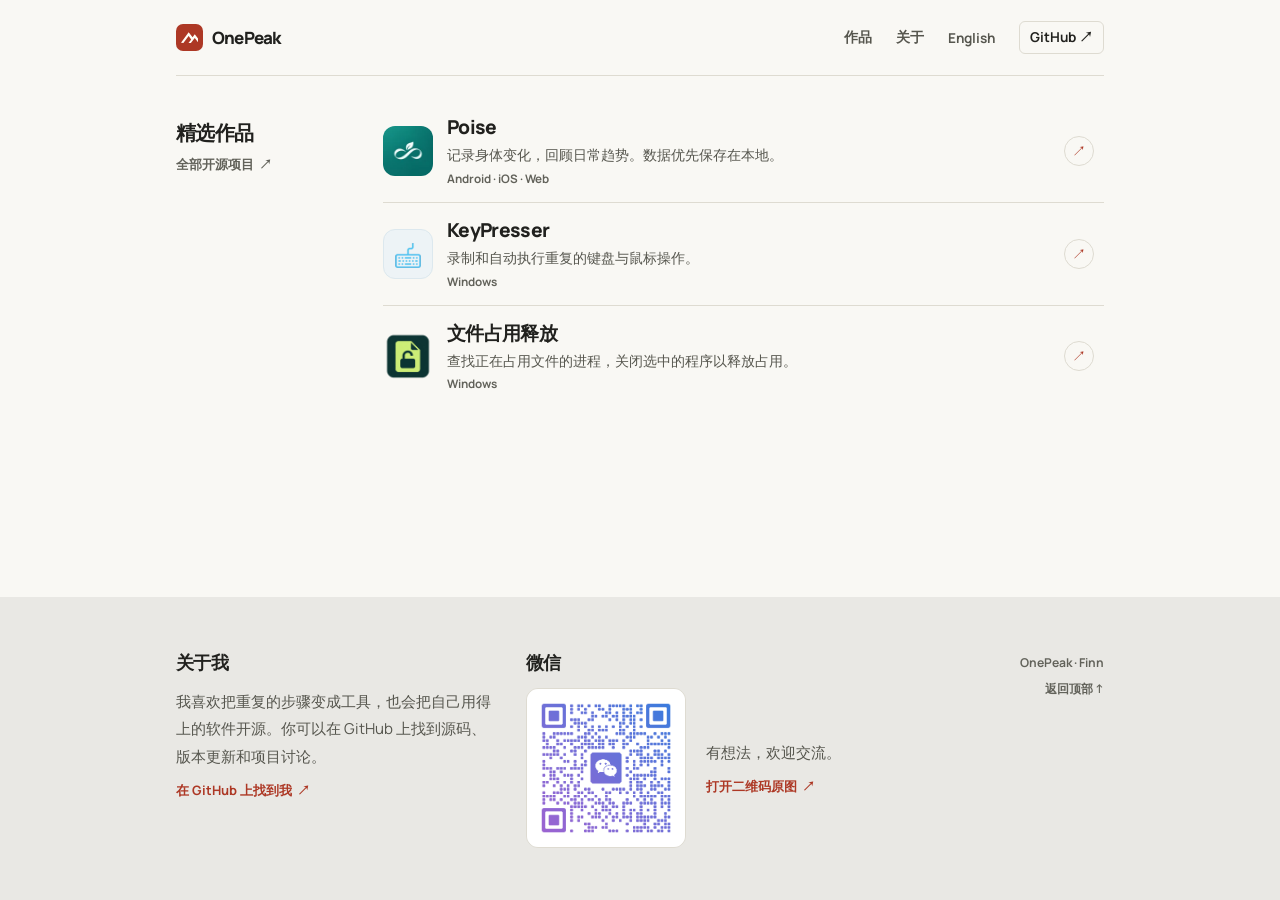
<file: index.html>
<!doctype html>
<html lang="zh-CN">
<head>
  <meta charset="utf-8">
  <meta name="viewport" content="width=device-width, initial-scale=1">
  <meta name="theme-color" content="#f9f8f4">
  <meta name="description" content="Finn 的个人主页，展示 Poise 身体日记、KeyPresser 按键自动化工具和更多开源项目。">
  <meta property="og:title" content="OnePeak｜Finn 的个人主页">
  <meta property="og:description" content="桌面工具、跨平台应用和开源项目。">
  <meta property="og:image" content="https://onepeak.cn/assets/finn-avatar.webp">
  <meta property="og:url" content="https://onepeak.cn/">
  <meta property="og:locale" content="zh_CN">
  <meta property="og:locale:alternate" content="en_US">
  <link rel="canonical" href="https://onepeak.cn/">
  <link rel="alternate" hreflang="zh-CN" href="https://onepeak.cn/">
  <link rel="alternate" hreflang="en" href="https://onepeak.cn/en/">
  <link rel="alternate" hreflang="x-default" href="https://onepeak.cn/">
  <link rel="icon" href="assets/favicon.png" type="image/png">
  <link rel="stylesheet" href="site.css?v=14">
  <script src="language.js?v=2" defer></script>
  <title>OnePeak｜Finn 的个人主页</title>
</head>
<body>
  <a class="skip" href="#main">跳至正文</a>
  <header class="topbar" id="top">
    <div class="wrap topbar-inner">
      <a class="wordmark" href="#top"><span class="summit" aria-hidden="true"></span>OnePeak</a>
      <nav aria-label="主导航">
        <a href="#projects">作品</a>
        <a href="#about">关于</a>
        <a class="language-link" href="./en/?lang=en" hreflang="en" lang="en">English</a>
        <a class="github-nav" href="https://github.com/FinnWang-CN">GitHub <span aria-hidden="true">↗</span></a>
      </nav>
    </div>
  </header>

  <main class="wrap" id="main">
    <section class="section projects" id="projects" aria-labelledby="projects-title">
      <div class="section-label">
        <h1 id="projects-title">精选作品</h1>
        <a class="quiet-link" href="https://github.com/FinnWang-CN?tab=repositories">全部开源项目 <span aria-hidden="true">↗</span></a>
      </div>
      <div class="project-list">
        <article class="project">
          <a class="project-link" href="https://poise.onepeak.cn/" aria-labelledby="poise-title">
            <span class="project-icon poise"><img src="assets/poise-icon.webp" width="112" height="112" alt=""></span>
            <div class="project-copy">
              <h2 id="poise-title">Poise</h2>
              <p>记录身体变化，回顾日常趋势。数据优先保存在本地。</p>
              <span class="platform">Android · iOS · Web</span>
            </div>
            <span class="project-arrow" aria-hidden="true">↗</span>
          </a>
        </article>
        <article class="project">
          <a class="project-link" href="https://keypresser.onepeak.cn/" aria-labelledby="keypresser-title">
            <span class="project-icon keys"><img src="assets/keypresser-icon.webp" width="60" height="62" alt=""></span>
            <div class="project-copy">
              <h2 id="keypresser-title">KeyPresser</h2>
              <p>录制和自动执行重复的键盘与鼠标操作。</p>
              <span class="platform">Windows</span>
            </div>
            <span class="project-arrow" aria-hidden="true">↗</span>
          </a>
        </article>
        <article class="project">
          <a class="project-link" href="https://fileoccupiedrelease.onepeak.cn/?lang=zh" aria-labelledby="file-occupied-release-title">
            <span class="project-icon"><img src="assets/file-occupied-release-icon.webp" width="112" height="112" alt=""></span>
            <div class="project-copy">
              <h2 id="file-occupied-release-title">文件占用释放</h2>
              <p>查找正在占用文件的进程，关闭选中的程序以释放占用。</p>
              <span class="platform">Windows</span>
            </div>
            <span class="project-arrow" aria-hidden="true">↗</span>
          </a>
        </article>
      </div>
    </section>
  </main>

  <footer class="footer">
    <div class="wrap footer-inner">
      <section class="footer-about" id="about" aria-labelledby="about-title">
        <h2 id="about-title">关于我</h2>
        <div class="about-copy">
          <p>我喜欢把重复的步骤变成工具，也会把自己用得上的软件开源。你可以在 GitHub 上找到源码、版本更新和项目讨论。</p>
          <a class="quiet-link" href="https://github.com/FinnWang-CN">在 GitHub 上找到我 <span aria-hidden="true">↗</span></a>
        </div>
      </section>
      <section class="footer-contact" id="contact" aria-labelledby="contact-title">
        <h2 id="contact-title">微信</h2>
        <div class="contact-content">
          <div class="contact-copy">
            <p>有想法，欢迎交流。</p>
            <a class="quiet-link" href="assets/wechat-qr.png">打开二维码原图 <span aria-hidden="true">↗</span></a>
          </div>
          <img class="wechat-qr" src="assets/wechat-qr.png" width="774" height="774" alt="微信联系二维码">
        </div>
      </section>
      <div class="footer-meta">
        <span>OnePeak · Finn</span>
        <a href="#top">返回顶部 <span aria-hidden="true">↑</span></a>
      </div>
    </div>
  </footer>
</body>
</html>
</file>
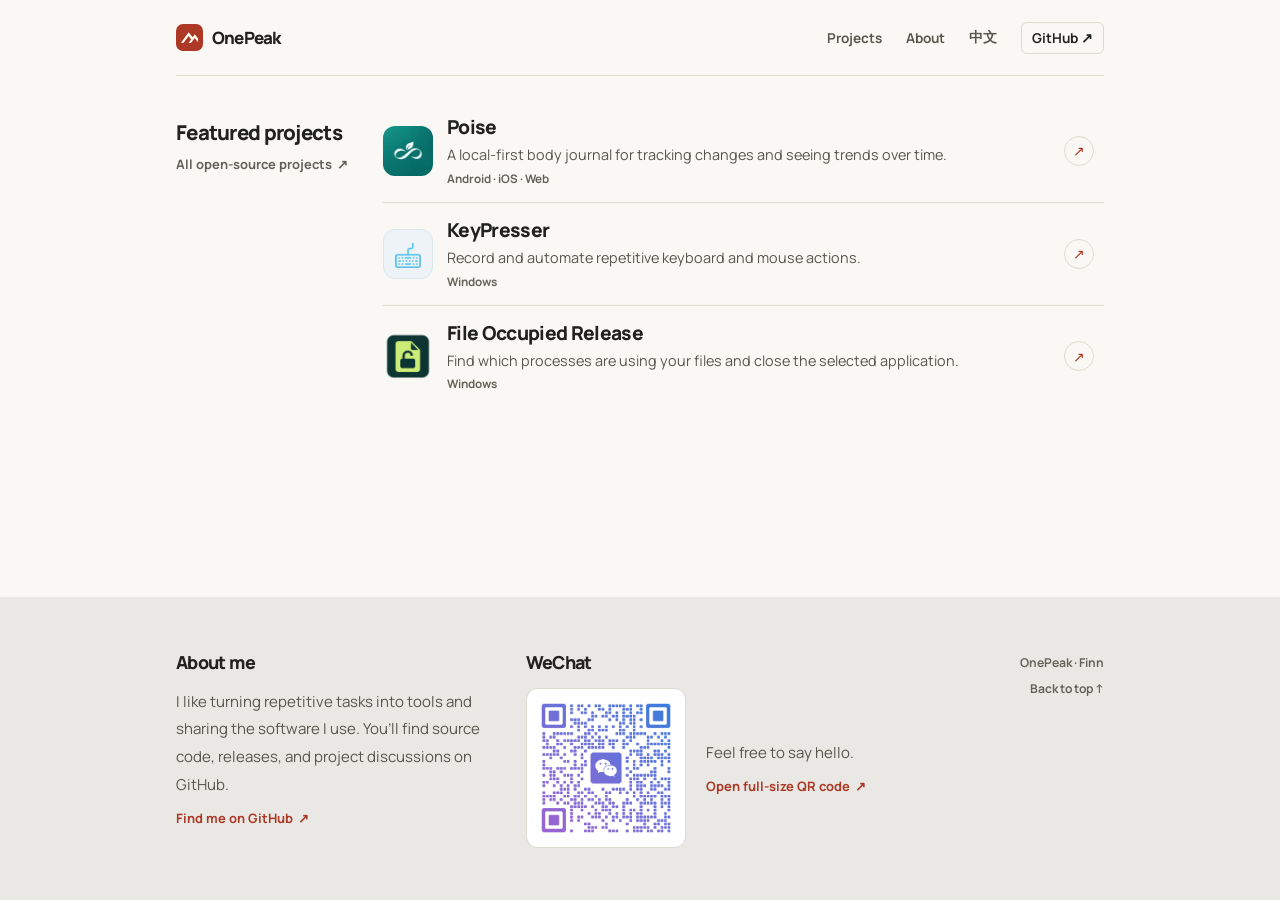
<file: en/index.html>
<!doctype html>
<html lang="en">
<head>
  <meta charset="utf-8">
  <meta name="viewport" content="width=device-width, initial-scale=1">
  <meta name="theme-color" content="#f9f8f4">
  <meta name="description" content="Finn makes desktop tools and cross-platform apps, including Poise and KeyPresser.">
  <meta property="og:title" content="OnePeak | Finn’s personal site">
  <meta property="og:description" content="Desktop tools, cross-platform apps, and open-source projects.">
  <meta property="og:image" content="https://onepeak.cn/assets/finn-avatar.webp">
  <meta property="og:url" content="https://onepeak.cn/en/">
  <meta property="og:locale" content="en_US">
  <meta property="og:locale:alternate" content="zh_CN">
  <link rel="canonical" href="https://onepeak.cn/en/">
  <link rel="alternate" hreflang="zh-CN" href="https://onepeak.cn/">
  <link rel="alternate" hreflang="en" href="https://onepeak.cn/en/">
  <link rel="alternate" hreflang="x-default" href="https://onepeak.cn/">
  <link rel="icon" href="../assets/favicon.png" type="image/png">
  <link rel="stylesheet" href="../site.css?v=14">
  <script src="../language.js?v=2" defer></script>
  <title>OnePeak | Finn’s personal site</title>
</head>
<body>
  <a class="skip" href="#main">Skip to content</a>
  <header class="topbar" id="top">
    <div class="wrap topbar-inner">
      <a class="wordmark" href="#top"><span class="summit" aria-hidden="true"></span>OnePeak</a>
      <nav aria-label="Main navigation">
        <a href="#projects">Projects</a>
        <a href="#about">About</a>
        <a class="language-link" href="../?lang=zh" hreflang="zh-CN" lang="zh-CN">中文</a>
        <a class="github-nav" href="https://github.com/FinnWang-CN">GitHub <span aria-hidden="true">↗</span></a>
      </nav>
    </div>
  </header>

  <main class="wrap" id="main">
    <section class="section projects" id="projects" aria-labelledby="projects-title">
      <div class="section-label">
        <h1 id="projects-title">Featured projects</h1>
        <a class="quiet-link" href="https://github.com/FinnWang-CN?tab=repositories">All open-source projects <span aria-hidden="true">↗</span></a>
      </div>
      <div class="project-list">
        <article class="project">
          <a class="project-link" href="https://poise.onepeak.cn/" aria-labelledby="poise-title">
            <span class="project-icon poise"><img src="../assets/poise-icon.webp" width="112" height="112" alt=""></span>
            <div class="project-copy">
              <h2 id="poise-title">Poise</h2>
              <p>A local-first body journal for tracking changes and seeing trends over time.</p>
              <span class="platform">Android · iOS · Web</span>
            </div>
            <span class="project-arrow" aria-hidden="true">↗</span>
          </a>
        </article>
        <article class="project">
          <a class="project-link" href="https://keypresser.onepeak.cn/" aria-labelledby="keypresser-title">
            <span class="project-icon keys"><img src="../assets/keypresser-icon.webp" width="60" height="62" alt=""></span>
            <div class="project-copy">
              <h2 id="keypresser-title">KeyPresser</h2>
              <p>Record and automate repetitive keyboard and mouse actions.</p>
              <span class="platform">Windows</span>
            </div>
            <span class="project-arrow" aria-hidden="true">↗</span>
          </a>
        </article>
        <article class="project">
          <a class="project-link" href="https://fileoccupiedrelease.onepeak.cn/?lang=en" aria-labelledby="file-occupied-release-title">
            <span class="project-icon"><img src="../assets/file-occupied-release-icon.webp" width="112" height="112" alt=""></span>
            <div class="project-copy">
              <h2 id="file-occupied-release-title">File Occupied Release</h2>
              <p>Find which processes are using your files and close the selected application.</p>
              <span class="platform">Windows</span>
            </div>
            <span class="project-arrow" aria-hidden="true">↗</span>
          </a>
        </article>
      </div>
    </section>
  </main>

  <footer class="footer">
    <div class="wrap footer-inner">
      <section class="footer-about" id="about" aria-labelledby="about-title">
        <h2 id="about-title">About me</h2>
        <div class="about-copy">
          <p>I like turning repetitive tasks into tools and sharing the software I use. You’ll find source code, releases, and project discussions on GitHub.</p>
          <a class="quiet-link" href="https://github.com/FinnWang-CN">Find me on GitHub <span aria-hidden="true">↗</span></a>
        </div>
      </section>
      <section class="footer-contact" id="contact" aria-labelledby="contact-title">
        <h2 id="contact-title">WeChat</h2>
        <div class="contact-content">
          <div class="contact-copy">
            <p>Feel free to say hello.</p>
            <a class="quiet-link" href="../assets/wechat-qr.png">Open full-size QR code <span aria-hidden="true">↗</span></a>
          </div>
          <img class="wechat-qr" src="../assets/wechat-qr.png" width="774" height="774" alt="QR code for contacting Finn on WeChat">
        </div>
      </section>
      <div class="footer-meta">
        <span>OnePeak · Finn</span>
        <a href="#top">Back to top <span aria-hidden="true">↑</span></a>
      </div>
    </div>
  </footer>
</body>
</html>
</file>
<file: site.css>
@font-face {
  font-family: Manrope;
  src: url("assets/manrope-latin.woff2") format("woff2");
  font-style: normal;
  font-weight: 400 800;
  font-display: swap;
}

:root {
  color-scheme: light;
  --paper: #f9f8f4;
  --ink: #21211e;
  --muted: #56564e;
  --subtle: #62625a;
  --line: #dedbd1;
  --accent: #ad3825;
  --sans: Manrope, "PingFang SC", "Microsoft YaHei UI", "Noto Sans CJK SC", sans-serif;
}

*, *::before, *::after { box-sizing: border-box; }
html { scroll-behavior: smooth; }
body { display: flex; flex-direction: column; min-height: 100vh; margin: 0; background: var(--paper); color: var(--ink); font-family: var(--sans); }
main { flex: 1; }
a { color: inherit; text-decoration: none; }
a:focus-visible { outline: 2px solid var(--accent); outline-offset: 5px; }
h1, h2, p { margin: 0; }
.wrap { width: min(928px, calc(100% - 96px)); margin-inline: auto; }
.skip { position: fixed; top: 10px; left: 12px; z-index: 2; padding: 10px 15px; background: var(--paper); transform: translateY(-160%); }
.skip:focus { transform: none; }

.topbar-inner { display: flex; justify-content: space-between; align-items: center; gap: 15px; min-height: 76px; border-bottom: 1px solid var(--line); }
.wordmark { display: inline-flex; align-items: center; gap: 9px; font-size: 1.06rem; font-weight: 800; letter-spacing: -.045em; }
.summit { display: grid; place-items: center; width: 27px; height: 27px; border-radius: 7px; background: var(--accent); }
.summit::before { content: ""; width: 17px; height: 16px; background: #fffdf7; clip-path: polygon(0 83%, 45% 17%, 68% 49%, 81% 30%, 100% 57%, 100% 79%, 81% 53%, 58% 84%, 44% 84%, 60% 62%, 45% 40%, 14% 84%); }
nav { display: flex; align-items: center; flex-wrap: wrap; justify-content: flex-end; gap: 24px; color: var(--muted); font-size: .85rem; font-weight: 680; }
nav a:hover, .footer a:hover { color: var(--accent); }
.language-link { white-space: nowrap; }
.github-nav { padding: 6px 10px; border: 1px solid var(--line); border-radius: 6px; color: var(--ink); white-space: nowrap; }


.section { display: grid; grid-template-columns: 185px minmax(0,1fr); gap: 22px; scroll-margin-top: 16px; }
.projects { padding-top: 24px; }
.section-label { padding-top: 18px; }
h1, h2 { font-size: 1.12rem; line-height: 1.45; font-weight: 800; letter-spacing: -.035em; }
#projects-title { font-size: 1.28rem; }
.quiet-link { display: inline-flex; align-items: center; gap: 5px; color: var(--subtle); font-size: .81rem; font-weight: 710; }
.section-label .quiet-link { margin-top: 7px; }
.quiet-link:hover { color: var(--accent); text-decoration: underline; text-underline-offset: 4px; }

.project + .project { border-top: 1px solid var(--line); }
.project-link { display: grid; grid-template-columns: 50px minmax(0, 1fr) 30px; align-items: center; gap: 14px; padding: 15px 10px 15px 0; transition: background .18s ease; }
.project-link:hover { background: #f2efe7; }
.project-icon { display: grid; place-items: center; width: 50px; height: 50px; border-radius: 12px; overflow: hidden; }
.project-icon img { display: block; object-fit: contain; width: 100%; height: 100%; }
.project-icon.keys { background: #edf3f6; border: 1px solid #dce8ee; }
.project-icon.keys img { width: 67%; height: 67%; }
.project-copy h2 { font-size: 1.2rem; line-height: 1.25; font-weight: 800; letter-spacing: -.035em; }
.project-copy p { margin-top: 4px; color: var(--muted); font-size: .9rem; line-height: 1.65; }
.platform { display: block; margin-top: 4px; color: var(--subtle); font-size: .73rem; font-weight: 690; }
.project-arrow { display: grid; place-items: center; width: 30px; height: 30px; border: 1px solid var(--line); border-radius: 50%; color: var(--accent); font-size: .88rem; transition: border-color .18s ease, background .18s ease; }
.project-link:hover .project-arrow { border-color: #d4ae9f; background: #faf3e9; }

.footer { margin-top: clamp(44px, 6vw, 80px); background: #e9e8e4; }
.footer-inner { display: grid; grid-template-columns: minmax(0, 1fr) minmax(0, 1.45fr) auto; align-items: start; gap: 28px; padding-block: clamp(32px, 4.1vw, 56px); }
.footer section { scroll-margin-top: 16px; }
.about-copy { margin-top: 12px; }
.about-copy p { max-width: 58ch; color: var(--muted); font-size: .94rem; line-height: 1.85; }
.about-copy .quiet-link { margin-top: 10px; color: var(--accent); }
.contact-content { display: grid; grid-template-columns: max-content minmax(0, 1fr); grid-template-areas: "qr copy"; align-items: center; gap: 20px; margin-top: 12px; }
.contact-copy { grid-area: copy; }
.contact-content p { color: var(--muted); font-size: .94rem; line-height: 1.85; }
.contact-content .quiet-link { margin-top: 10px; color: var(--accent); }
.wechat-qr { grid-area: qr; display: block; width: 160px; max-width: 100%; height: auto; border: 1px solid var(--line); border-radius: 12px; }
.footer-meta { display: flex; flex-direction: column; align-items: flex-end; gap: 9px; padding-top: 4px; color: var(--subtle); font-size: .76rem; font-weight: 670; }

@media (max-width: 820px) {
  .footer-inner { grid-template-columns: repeat(2, minmax(0, 1fr)); gap: 24px; }
  .contact-content { grid-template-columns: 1fr; grid-template-areas: "copy" "qr"; gap: 14px; }
  .footer-meta { grid-column: 1 / -1; flex-direction: row; justify-content: space-between; padding-top: 0; }
}

@media (max-width: 680px) {
  .wrap { width: calc(100% - 40px); }
  .topbar-inner { min-height: 62px; }
  .wordmark { gap: 6px; font-size: .98rem; }
  .summit { width: 23px; height: 23px; }
  .summit::before { width: 14px; }
  nav { gap: 12px; font-size: .8rem; }
  .github-nav { padding: 5px 7px; }
  .section { grid-template-columns: 1fr; gap: 0; }
  .projects { padding-top: 12px; }
  .section-label { display: flex; justify-content: space-between; align-items: baseline; flex-wrap: wrap; gap: 7px 12px; padding-top: 21px; }
  .section-label .quiet-link { margin-top: 0; }
  .projects .section-label { margin-bottom: 5px; }
  .project-link { grid-template-columns: 44px minmax(0, 1fr) 25px; gap: 11px; padding: 13px 3px 13px 0; }
  .project-icon { width: 44px; height: 44px; border-radius: 10px; }
  .project-arrow { width: 25px; height: 25px; }
  .footer-inner { grid-template-columns: 1fr; }
}

@media (max-width: 350px) {
  .topbar-inner { flex-wrap: wrap; padding-block: 10px; gap: 7px; }
  nav { margin-left: auto; }
}

@media (prefers-reduced-motion: reduce) {
  *, *::before, *::after { scroll-behavior: auto !important; transition: none !important; }
}
</file>
